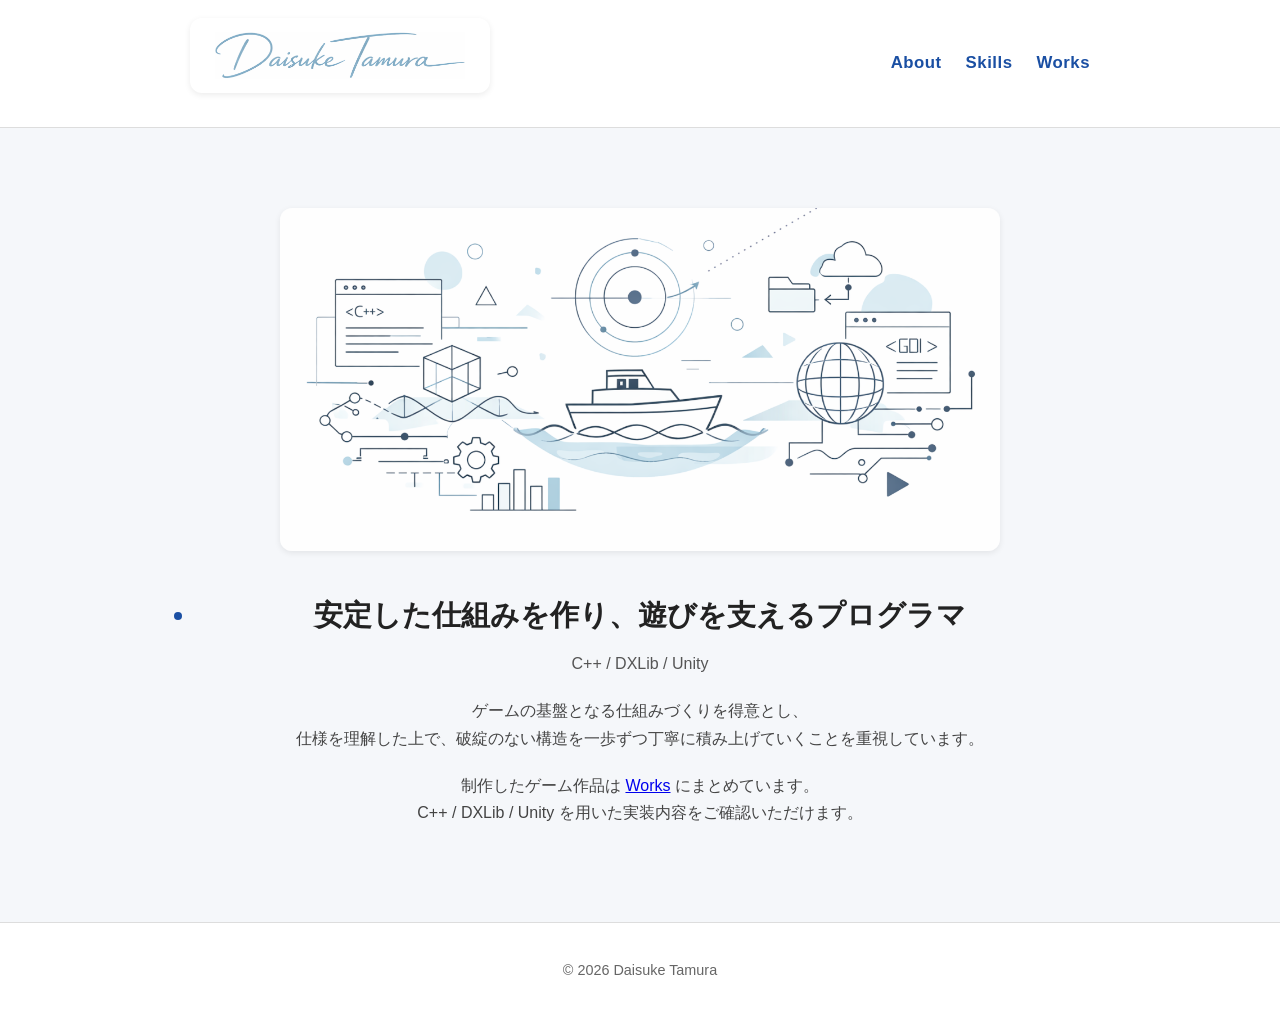
<file: index.html>
<!DOCTYPE html>
<html lang="ja">
<head>
  <meta charset="UTF-8" />
  <meta name="viewport" content="width=device-width, initial-scale=1.0" />
  <title>Daisuke Tamura | Portfolio</title>
  <link rel="stylesheet" href="style.css" />
</head>

<body>

  <header class="header">
    <div class="container header-inner">
      <h1 class="logo">
        <a href="index.html">
          <img src="./img/title_logo.png" alt="Daisuke Tamura Logo" class="logo-img">
        </a>
      </h1>

      <nav>
        <ul class="nav">
          <li><a href="about.html">About</a></li>
          <li><a href="skills.html">Skills</a></li>
          <li><a href="works.html">Works</a></li>
        </ul>
      </nav>
    </div>
  </header>

  <main class="hero">
    <div class="container">
      
      <!-- キービジュアル -->
      <div class="keyvisual-wrapper">
        <img src="./img/keyvisual.png" alt="Key Visual" class="keyvisual">
      </div>
      
      <h2 class="catch">安定した仕組みを作り、遊びを支えるプログラマ</h2>
      <p class="sub">
        C++ / DXLib / Unity  
      </p>
      <p class="intro">
        ゲームの基盤となる仕組みづくりを得意とし、<BR>
        仕様を理解した上で、破綻のない構造を一歩ずつ丁寧に積み上げていくことを重視しています。
      </p>
      <p class="intro">
        制作したゲーム作品は
        <a href="works.html">Works</a>
        にまとめています。<br>
        C++ / DXLib / Unity を用いた実装内容をご確認いただけます。
      </p>
    </div>
  </main>

  <footer class="footer">
    <div class="container footer-inner">
      <p>© 2026 Daisuke Tamura</p>
    </div>
  </footer>

</body>
</html>
</file>
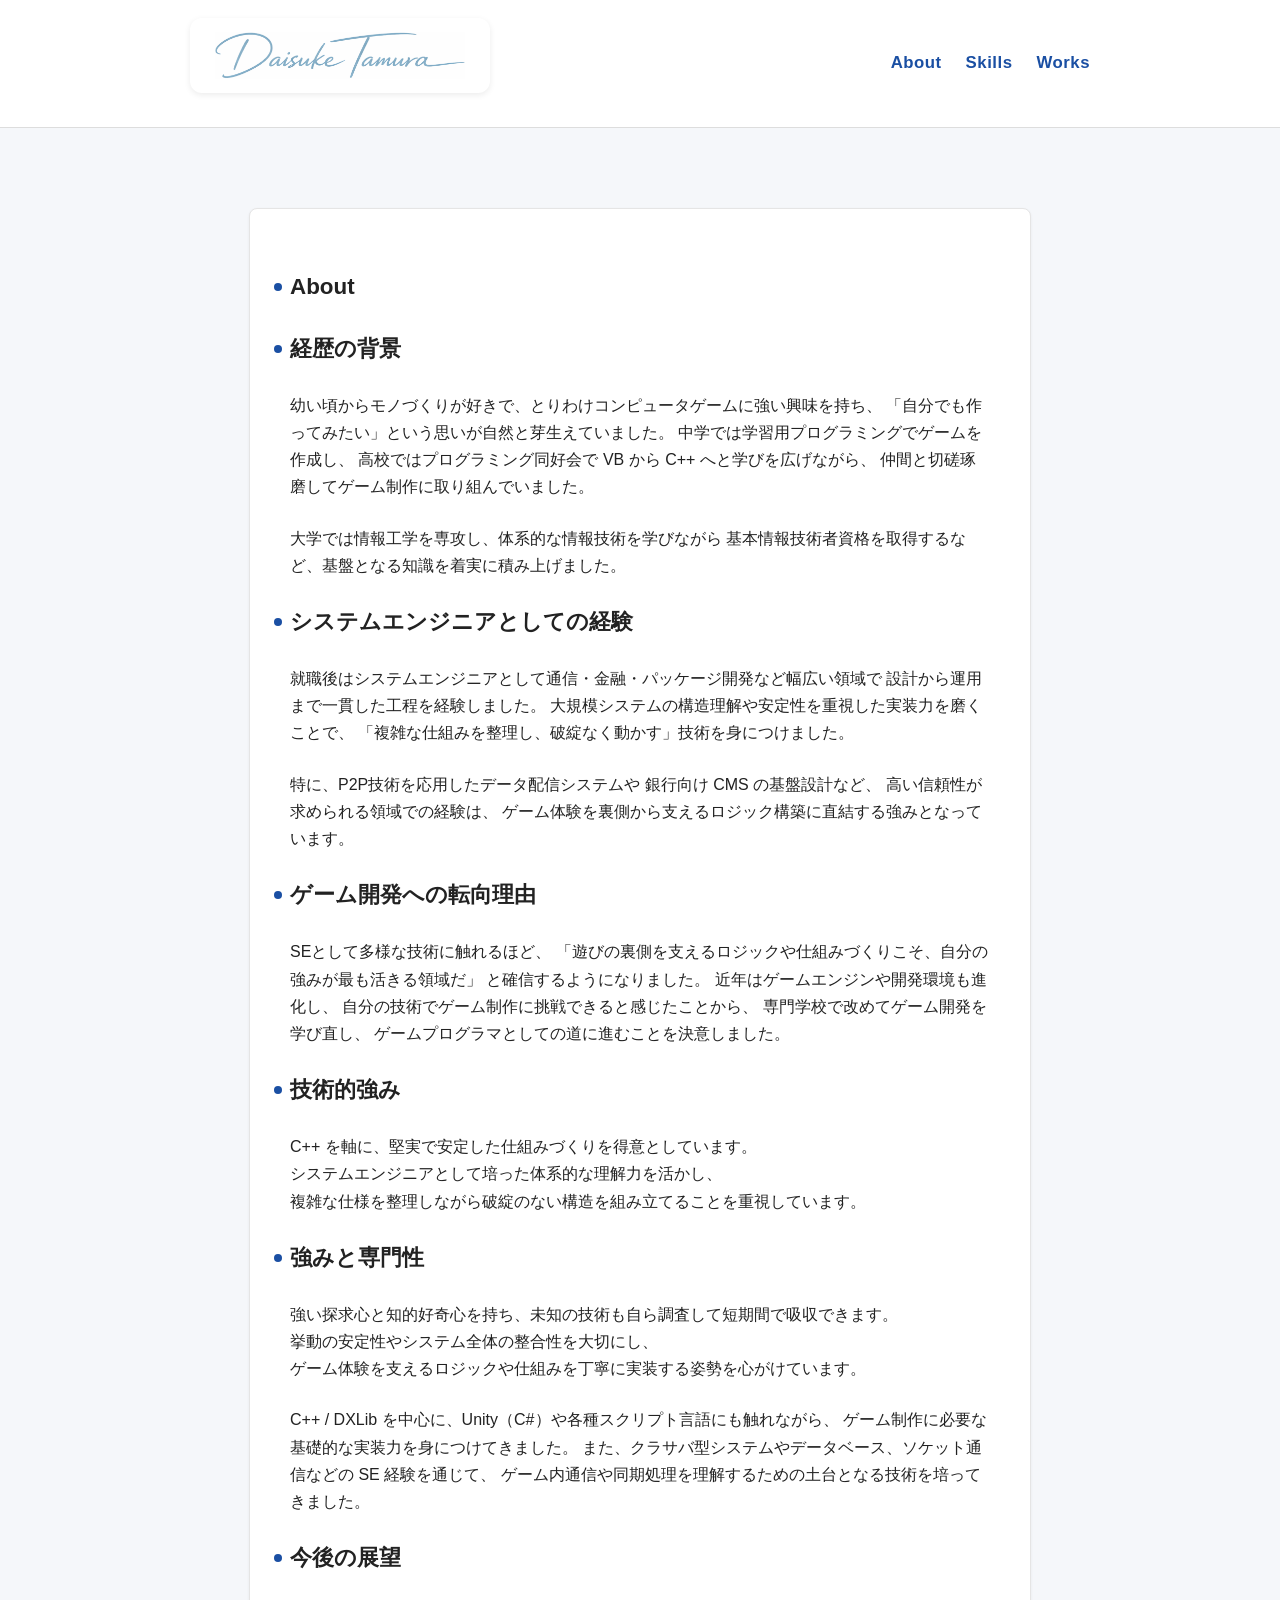
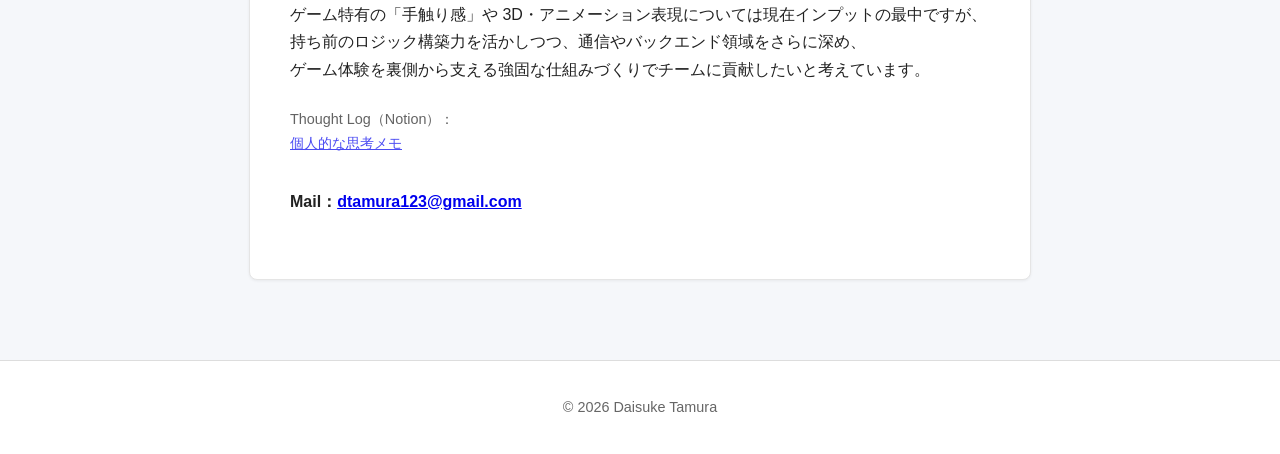
<file: about.html>
<!DOCTYPE html>
<html lang="ja">
<head>
  <meta charset="UTF-8" />
  <meta name="viewport" content="width=device-width, initial-scale=1.0" />
  <title>About | Daisuke Tamura</title>
  <link rel="stylesheet" href="style.css" />
</head>

<body>

  <header class="header">
    <div class="container header-inner">
      <h1 class="logo">
        <a href="index.html">
          <img src="./img/title_logo.png" alt="Daisuke Tamura Logo" class="logo-img">
        </a>
      </h1>

      <nav>
        <ul class="nav">
          <li><a href="about.html">About</a></li>
          <li><a href="skills.html">Skills</a></li>
          <li><a href="works.html">Works</a></li>
        </ul>
      </nav>
    </div>
  </header>

  <main class="section">
    <div class="container about">

      <h2>About</h2>

      <h2>経歴の背景</h2>
      <p>
        幼い頃からモノづくりが好きで、とりわけコンピュータゲームに強い興味を持ち、
        「自分でも作ってみたい」という思いが自然と芽生えていました。
        中学では学習用プログラミングでゲームを作成し、
        高校ではプログラミング同好会で VB から C++ へと学びを広げながら、
        仲間と切磋琢磨してゲーム制作に取り組んでいました。
      </p>

      <p>
        大学では情報工学を専攻し、体系的な情報技術を学びながら
        基本情報技術者資格を取得するなど、基盤となる知識を着実に積み上げました。
      </p>

      <h2>システムエンジニアとしての経験</h2>
      <p>
        就職後はシステムエンジニアとして通信・金融・パッケージ開発など幅広い領域で
        設計から運用まで一貫した工程を経験しました。
        大規模システムの構造理解や安定性を重視した実装力を磨くことで、
        「複雑な仕組みを整理し、破綻なく動かす」技術を身につけました。
      </p>

      <p>
        特に、P2P技術を応用したデータ配信システムや
        銀行向け CMS の基盤設計など、
        高い信頼性が求められる領域での経験は、
        ゲーム体験を裏側から支えるロジック構築に直結する強みとなっています。
      </p>

      <h2>ゲーム開発への転向理由</h2>
      <p>
        SEとして多様な技術に触れるほど、
        「遊びの裏側を支えるロジックや仕組みづくりこそ、自分の強みが最も活きる領域だ」
        と確信するようになりました。
        近年はゲームエンジンや開発環境も進化し、
        自分の技術でゲーム制作に挑戦できると感じたことから、
        専門学校で改めてゲーム開発を学び直し、
        ゲームプログラマとしての道に進むことを決意しました。
      </p>
      
      <h2>技術的強み</h2>
      <p>
        C++ を軸に、堅実で安定した仕組みづくりを得意としています。<br>
        システムエンジニアとして培った体系的な理解力を活かし、<br>
        複雑な仕様を整理しながら破綻のない構造を組み立てることを重視しています。
      </p>

      <h2>強みと専門性</h2>
      <p>
        強い探求心と知的好奇心を持ち、未知の技術も自ら調査して短期間で吸収できます。<br>
        挙動の安定性やシステム全体の整合性を大切にし、<br>
        ゲーム体験を支えるロジックや仕組みを丁寧に実装する姿勢を心がけています。
      </p>

      <p>
        C++ / DXLib を中心に、Unity（C#）や各種スクリプト言語にも触れながら、
        ゲーム制作に必要な基礎的な実装力を身につけてきました。

        また、クラサバ型システムやデータベース、ソケット通信などの SE 経験を通じて、
        ゲーム内通信や同期処理を理解するための土台となる技術を培ってきました。
      </p>

      <h2>今後の展望</h2>
      <p>
        ゲーム特有の「手触り感」や 3D・アニメーション表現については現在インプットの最中ですが、<br>
        持ち前のロジック構築力を活かしつつ、通信やバックエンド領域をさらに深め、<br>
        ゲーム体験を裏側から支える強固な仕組みづくりでチームに貢献したいと考えています。
      </p>


      
      <p class="notes-link">
        Thought Log（Notion）：<BR>
        <a href="https://polar-preface-c47.notion.site/ccafda8575724560911cc52647fad647?pvs=73" target="_blank" rel="noopener">
          個人的な思考メモ
        </a>
      </p>
      
      <p class="contact-line">
        Mail：<a href="mailto:dtamura123@gmail.com">dtamura123@gmail.com</a>
      </p>
      
    </div>
  </main>

  <footer class="footer">
    <div class="container footer-inner">
      <p>© 2026 Daisuke Tamura</p>
    </div>
  </footer>

</body>
</html>
</file>
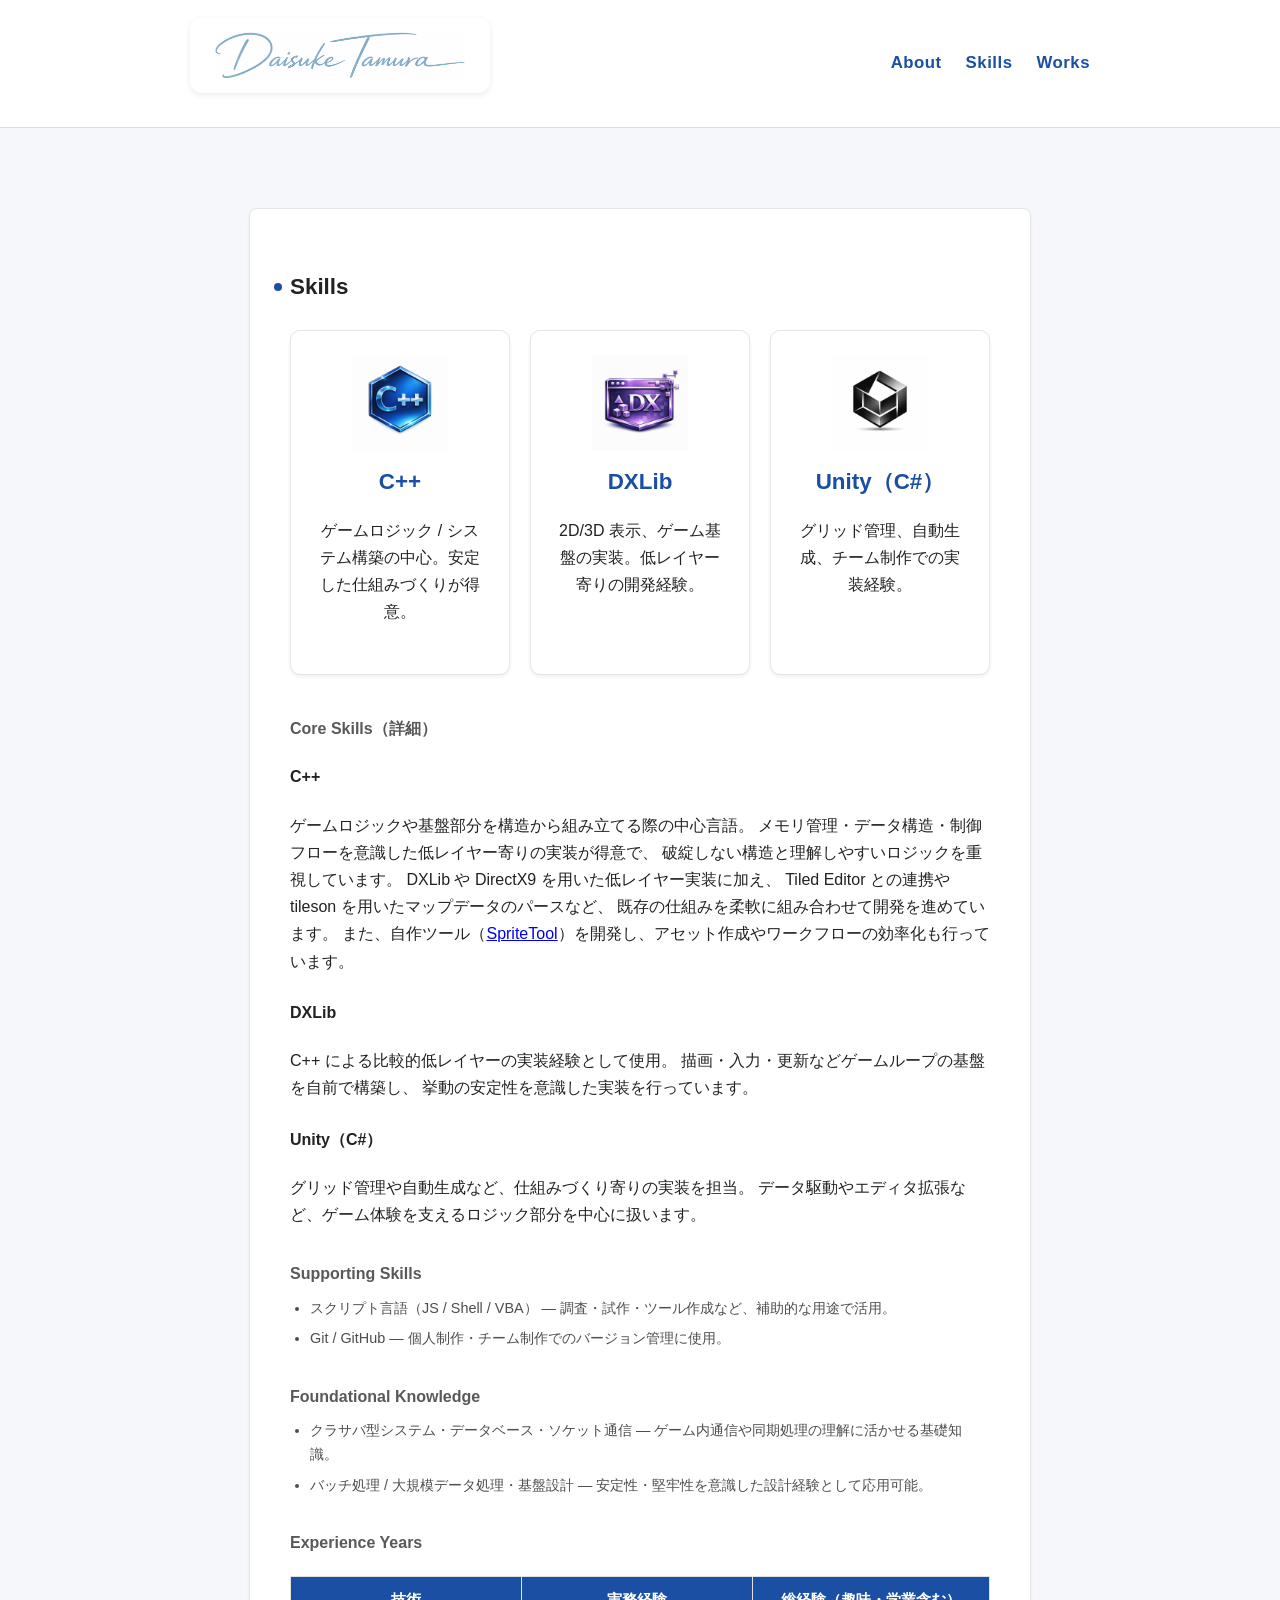
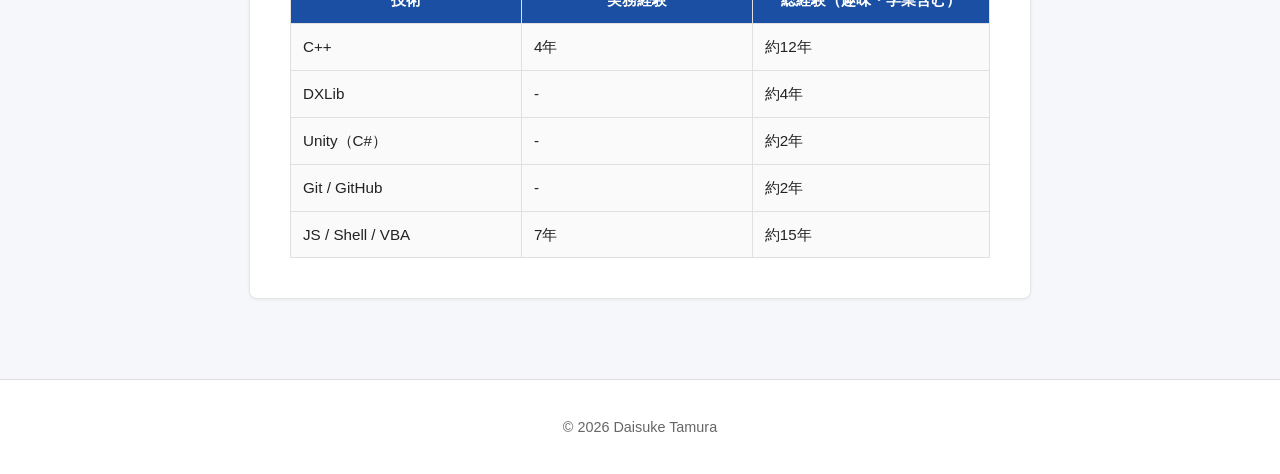
<file: skills.html>
<!DOCTYPE html>
<html lang="ja">
<head>
  <meta charset="UTF-8" />
  <meta name="viewport" content="width=device-width, initial-scale=1.0" />
  <title>Skills | Daisuke Tamura</title>
  <link rel="stylesheet" href="style.css" />
</head>

<body>

  <header class="header">
    <div class="container header-inner">
      <h1 class="logo">
        <a href="index.html">
          <img src="./img/title_logo.png" alt="Daisuke Tamura Logo" class="logo-img">
        </a>
      </h1>

      <nav>
        <ul class="nav">
          <li><a href="about.html">About</a></li>
          <li><a href="skills.html">Skills</a></li>
          <li><a href="works.html">Works</a></li>
        </ul>
      </nav>
    </div>
  </header>

  <main class="section">
    <div class="container about">

      <h2>Skills</h2>

      <!-- Core Skills（主役カード） -->
      <div class="core-grid">

        <div class="core-card">
          <img src="./img/cpp_icon.png" alt="C++ Icon" class="core-icon">
          <div class="core-title">C++</div>
          <p>ゲームロジック / システム構築の中心。安定した仕組みづくりが得意。</p>
        </div>

        <div class="core-card">
          <img src="./img/dxlib_icon.png" alt="DXLib Icon" class="core-icon">
          <div class="core-title">DXLib</div>
          <p>2D/3D 表示、ゲーム基盤の実装。低レイヤー寄りの開発経験。</p>
        </div>

        <div class="core-card">
          <img src="./img/unity_icon.png" alt="Unity Icon" class="core-icon">
          <div class="core-title">Unity（C#）</div>
          <p>グリッド管理、自動生成、チーム制作での実装経験。</p>
        </div>

      </div>

      <!-- Core Skills（詳細） -->
      <h3 class="skill-subhead">Core Skills（詳細）</h3>

      <div class="core-detail">

        <h4>C++</h4>
        <p>
          ゲームロジックや基盤部分を構造から組み立てる際の中心言語。
          メモリ管理・データ構造・制御フローを意識した低レイヤー寄りの実装が得意で、
          破綻しない構造と理解しやすいロジックを重視しています。
          DXLib や DirectX9 を用いた低レイヤー実装に加え、
          Tiled Editor との連携や tileson を用いたマップデータのパースなど、
          既存の仕組みを柔軟に組み合わせて開発を進めています。
          また、自作ツール（<a href="https://github.com/d-tamura123/SpriteTool" target="_blank">SpriteTool</a>）を開発し、アセット作成やワークフローの効率化も行っています。
        </p>

        <h4>DXLib</h4>
        <p>
          C++ による比較的低レイヤーの実装経験として使用。
          描画・入力・更新などゲームループの基盤を自前で構築し、
          挙動の安定性を意識した実装を行っています。
        </p>

        <h4>Unity（C#）</h4>
        <p>
          グリッド管理や自動生成など、仕組みづくり寄りの実装を担当。
          データ駆動やエディタ拡張など、ゲーム体験を支えるロジック部分を中心に扱います。
        </p>

      </div>

      <!-- Supporting Skills -->
      <h3 class="skill-subhead">Supporting Skills</h3>
      <ul class="skill-small">
        <li>
          スクリプト言語（JS / Shell / VBA）  
          — 調査・試作・ツール作成など、補助的な用途で活用。
        </li>
        <li>
          Git / GitHub  
          — 個人制作・チーム制作でのバージョン管理に使用。
        </li>
      </ul>

      <!-- Foundational Knowledge -->
      <h3 class="skill-subhead">Foundational Knowledge</h3>
      <ul class="skill-small">
        <li>
          クラサバ型システム・データベース・ソケット通信  
          — ゲーム内通信や同期処理の理解に活かせる基礎知識。
        </li>
        <li>
          バッチ処理 / 大規模データ処理・基盤設計  
          — 安定性・堅牢性を意識した設計経験として応用可能。
        </li>
      </ul>
      
      <!-- Experience Years -->
      <h3 class="skill-subhead">Experience Years</h3>
      <table class="exp-table">
        <tr>
          <th>技術</th>
          <th>実務経験</th>
          <th>総経験（趣味・学業含む）</th>
        </tr>
        <tr>
          <td>C++</td>
          <td>4年</td>
          <td>約12年</td>
        </tr>
        <tr>
          <td>DXLib</td>
          <td>-</td>
          <td>約4年</td>
        </tr>
        <tr>
          <td>Unity（C#）</td>
          <td>-</td>
          <td>約2年</td>
        </tr>
        <tr>
          <td>Git / GitHub</td>
          <td>-</td>
          <td>約2年</td>
        </tr>
        <tr>
          <td>JS / Shell / VBA</td>
          <td>7年</td>
          <td>約15年</td>
        </tr>
      </table>

    </div>
  </main>

  <footer class="footer">
    <div class="container footer-inner">
      <p>© 2026 Daisuke Tamura</p>
    </div>
  </footer>

</body>
</html>
</file>
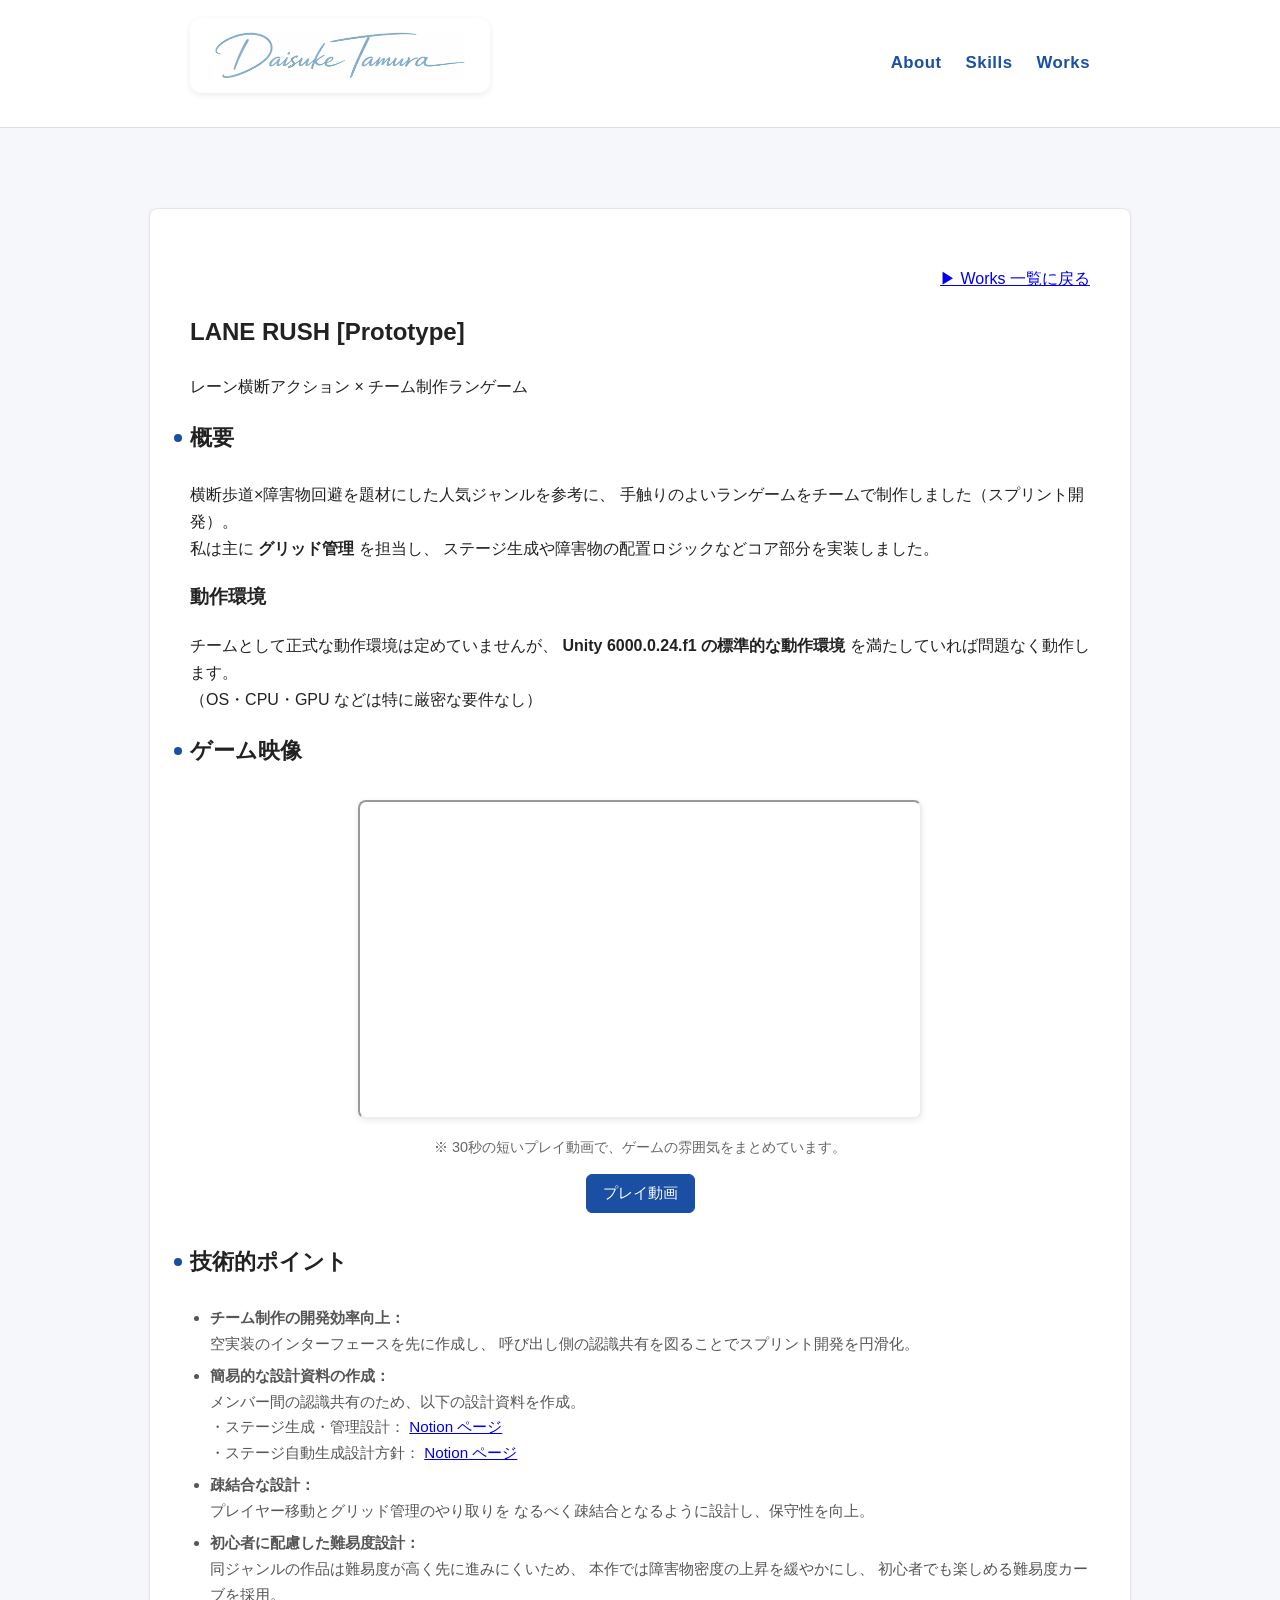
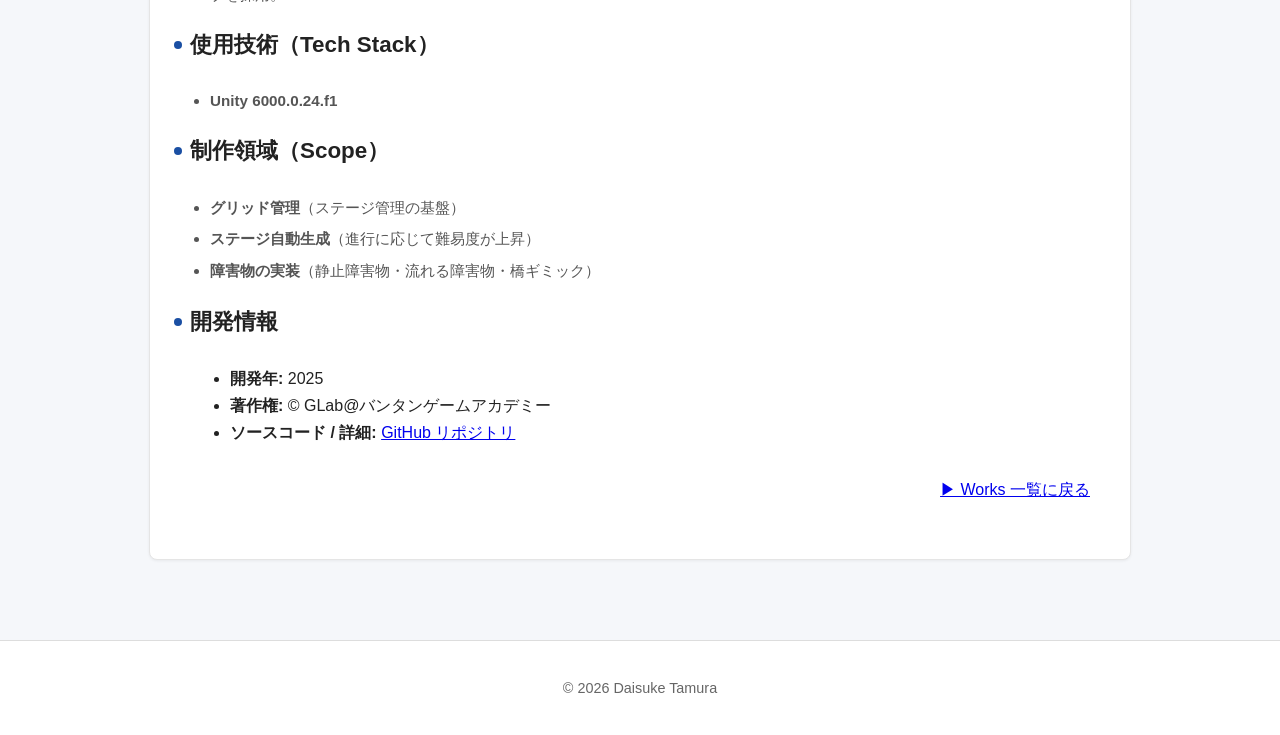
<file: works/work_LaneRunGame.html>
<!DOCTYPE html>
<html lang="ja">
<head>
  <meta charset="UTF-8">
  <title>LANE RUSH [Prototype] | Works</title>
  <meta name="viewport" content="width=device-width, initial-scale=1.0">
  <meta name="description"
        content="レーン横断アクション「LANE RUSH」の作品紹介ページです。">
  <link rel="stylesheet" href="../style.css">
</head>
<body>

  <header class="header">
    <div class="container header-inner">
      <h1 class="logo">
        <a href="../index.html">
          <img src="../img/title_logo.png" alt="Daisuke Tamura Logo" class="logo-img">
        </a>
      </h1>

      <nav>
        <ul class="nav">
          <li><a href="../about.html">About</a></li>
          <li><a href="../skills.html">Skills</a></li>
          <li><a href="../works.html">Works</a></li>
        </ul>
      </nav>
    </div>
  </header>

  <main class="section">
    <div class="container work-box">

      <p style="text-align:right; margin-bottom:20px;">
        <a href="../works.html">▶ Works 一覧に戻る</a>
      </p>

      <!-- タイトル -->
      <section class="work-header">
        <h1>LANE RUSH [Prototype]</h1>
        <p class="work-tagline">レーン横断アクション × チーム制作ランゲーム</p>
      </section>

      <!-- 概要 -->
      <section class="work-summary">
        <h2>概要</h2>
        <p>
          横断歩道×障害物回避を題材にした人気ジャンルを参考に、    
          手触りのよいランゲームをチームで制作しました（スプリント開発）。<br>
          私は主に <strong>グリッド管理</strong> を担当し、  
          ステージ生成や障害物の配置ロジックなどコア部分を実装しました。
        </p>

        <h3>動作環境</h3>
        <p>
          チームとして正式な動作環境は定めていませんが、  
          <strong>Unity 6000.0.24.f1 の標準的な動作環境</strong> を満たしていれば問題なく動作します。<br>
          （OS・CPU・GPU などは特に厳密な要件なし）
        </p>
      </section>

      <!-- ゲーム映像 -->
      <section class="work-videos">
        <h2>ゲーム映像</h2>

        <div class="video-slider">

          <!-- ▼ 動画（デフォルト表示） -->
          <div class="media-container active" data-type="video">
            <iframe src="https://www.youtube.com/embed/jixwwQiHSDc"
              title="LANE RUSH - Gameplay"
              allowfullscreen></iframe>
          </div>

          <!-- ▼ 説明文（動画だけなので1つだけ） -->
          <div class="media-desc">
            <p class="desc-item active" data-index="0">
              ※ 30秒の短いプレイ動画で、ゲームの雰囲気をまとめています。
            </p>
          </div>

          <!-- ▼ タブ（動画だけなので1つだけ） -->
          <div class="video-tabs">
            <button class="tab-button active" data-index="0">プレイ動画</button>
          </div>

        </div>
      </section>


      <!-- 技術的ポイント（詳細のみ） -->
      <section class="work-tech">
        <h2>技術的ポイント</h2>
        <ul>
          <li>
            <strong>チーム制作の開発効率向上：</strong><br>
            空実装のインターフェースを先に作成し、  
            呼び出し側の認識共有を図ることでスプリント開発を円滑化。
          </li>

          <li>
            <strong>簡易的な設計資料の作成：</strong><br>
            メンバー間の認識共有のため、以下の設計資料を作成。<br>
            ・ステージ生成・管理設計：  
            <a href="https://app.notion.com/p/28aa0c4391ad80c4a44cd22f0282522c" target="_blank" rel="noopener">
              Notion ページ
            </a><br>
            ・ステージ自動生成設計方針：  
            <a href="https://app.notion.com/p/28ba0c4391ad8089907acb08c54f1fd3" target="_blank" rel="noopener">
              Notion ページ
            </a>
          </li>

          <li>
            <strong>疎結合な設計：</strong><br>
            プレイヤー移動とグリッド管理のやり取りを  
            なるべく疎結合となるように設計し、保守性を向上。
          </li>

          <li>
            <strong>初心者に配慮した難易度設計：</strong><br>
            同ジャンルの作品は難易度が高く先に進みにくいため、  
            本作では障害物密度の上昇を緩やかにし、  
            初心者でも楽しめる難易度カーブを採用。
          </li>
        </ul>
      </section>

      <!-- 使用技術（Tech Stack） -->
      <section class="work-tech">
        <h2>使用技術（Tech Stack）</h2>
        <ul>
          <li><strong>Unity 6000.0.24.f1</strong></li>
        </ul>
      </section>

      <!-- 制作領域（Scope） -->
      <section class="work-tech">
        <h2>制作領域（Scope）</h2>
        <ul>
          <li><strong>グリッド管理</strong>（ステージ管理の基盤）</li>
          <li><strong>ステージ自動生成</strong>（進行に応じて難易度が上昇）</li>
          <li><strong>障害物の実装</strong>（静止障害物・流れる障害物・橋ギミック）</li>
        </ul>
      </section>

      <!-- 開発情報 -->
      <section class="work-meta">
        <h2>開発情報</h2>
        <ul>
          <li><strong>開発年:</strong> 2025</li>
          <li><strong>著作権:</strong> © GLab@バンタンゲームアカデミー</li>
          <li>
            <strong>ソースコード / 詳細:</strong>
            <a href="https://github.com/VGA-GLAB/2025_CrossyRoad" target="_blank" rel="noopener">
              GitHub リポジトリ
            </a>
          </li>
        </ul>
      </section>

      <p style="text-align:right; margin-top:30px;">
        <a href="../works.html">▶ Works 一覧に戻る</a>
      </p>

    </div>
  </main>
  
  <footer class="footer">
    <div class="container footer-inner">
      <p>© 2026 Daisuke Tamura</p>
    </div>
  </footer>

</body>
</html>
</file>
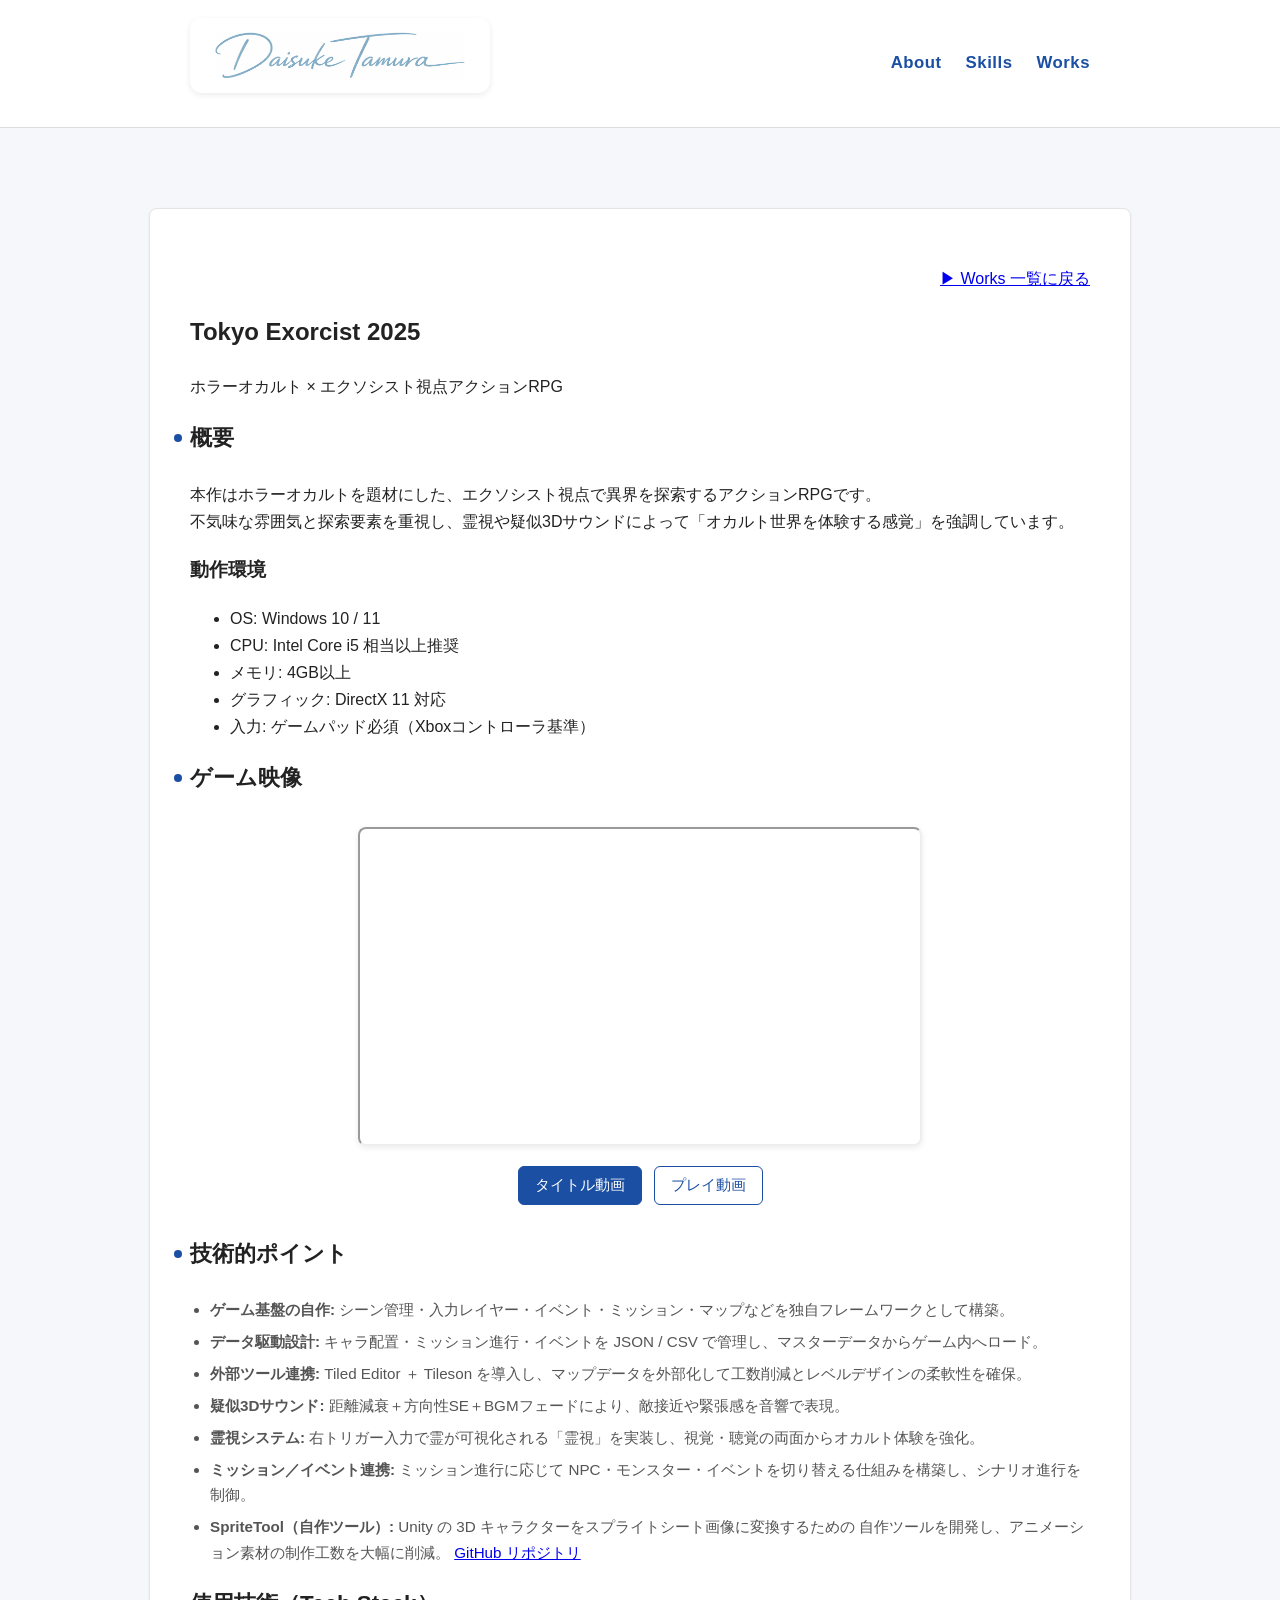
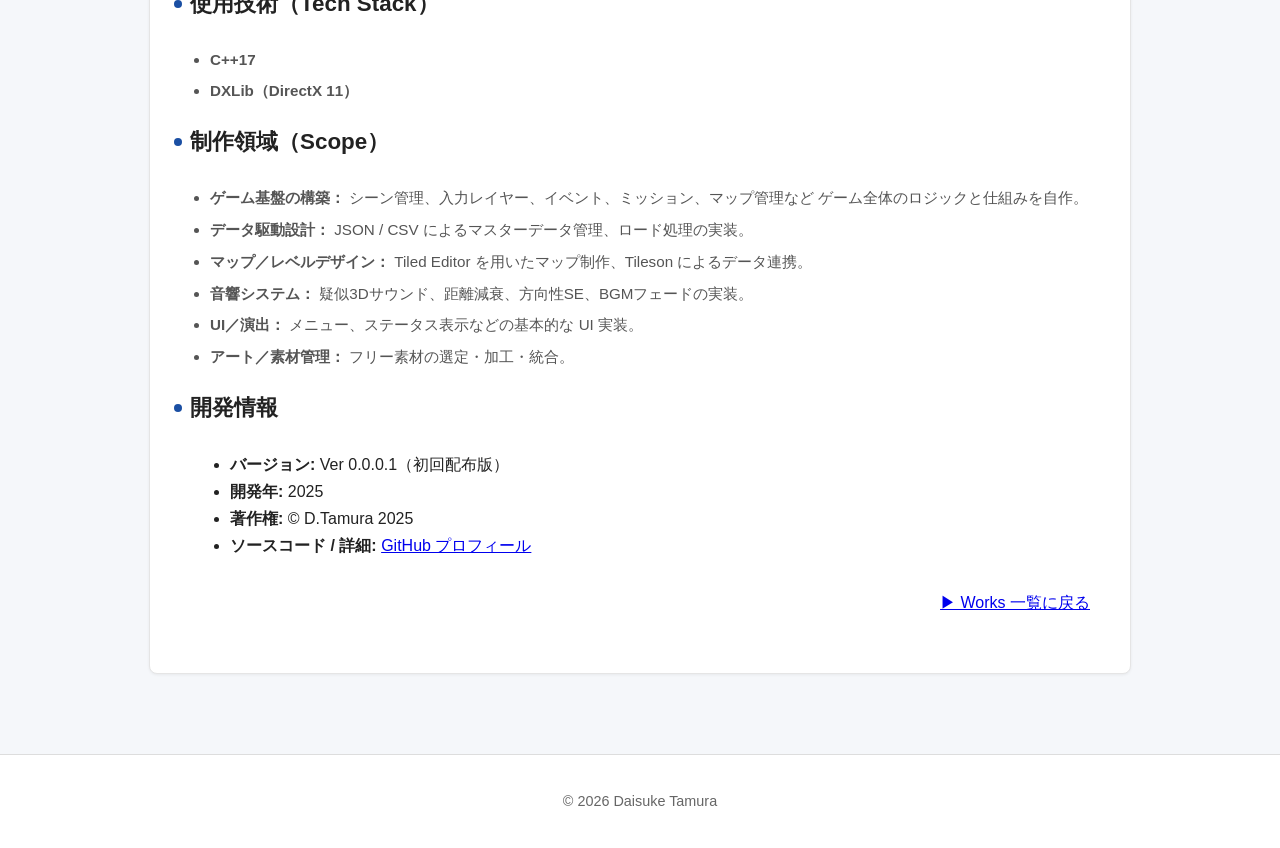
<file: works/work_TokyoExorcist2025.html>
<!DOCTYPE html>
<html lang="ja">
<head>
  <meta charset="UTF-8">
  <title>Tokyo Exorcist 2025 | Works</title>
  <meta name="viewport" content="width=device-width, initial-scale=1.0">
  <meta name="description"
        content="ホラーオカルトを題材にした、エクソシスト視点で異界を探索するアクションRPG『Tokyo Exorcist 2025』の作品紹介ページです。">
  <link rel="stylesheet" href="../style.css">
</head>
<body>

  <header class="header">
    <div class="container header-inner">
      <h1 class="logo">
        <a href="../index.html">
          <img src="../img/title_logo.png" alt="Daisuke Tamura Logo" class="logo-img">
        </a>
      </h1>

      <nav>
        <ul class="nav">
          <li><a href="../about.html">About</a></li>
          <li><a href="../skills.html">Skills</a></li>
          <li><a href="../works.html">Works</a></li>
        </ul>
      </nav>
    </div>
  </header>

  <main class="section">
    <div class="container work-box">

      <p style="text-align:right; margin-bottom:20px;">
        <a href="../works.html">▶ Works 一覧に戻る</a>
      </p>
    
      <section class="work-header">
        <h1>Tokyo Exorcist 2025</h1>
        <p class="work-tagline">ホラーオカルト × エクソシスト視点アクションRPG</p>
      </section>

      <section class="work-summary">
        <h2>概要</h2>
        <p>
          本作はホラーオカルトを題材にした、エクソシスト視点で異界を探索するアクションRPGです。<br>
          不気味な雰囲気と探索要素を重視し、霊視や疑似3Dサウンドによって「オカルト世界を体験する感覚」を強調しています。
        </p>

        <h3>動作環境</h3>
        <ul>
          <li>OS: Windows 10 / 11</li>
          <li>CPU: Intel Core i5 相当以上推奨</li>
          <li>メモリ: 4GB以上</li>
          <li>グラフィック: DirectX 11 対応</li>
          <li>入力: ゲームパッド必須（Xboxコントローラ基準）</li>
        </ul>
      </section>

      <section class="work-videos">
        <h2>ゲーム映像</h2>

      <div class="video-slider">
        <div class="video-container active">
          <iframe src="https://www.youtube.com/embed/hV_Ot0c4xdM"
            title="Tokyo Exorcist 2025 - Title" allowfullscreen></iframe>
        </div>

        <div class="video-container">
          <iframe src="https://www.youtube.com/embed/Wu_5tKdCXCU"
            title="Tokyo Exorcist 2025 - Gameplay" allowfullscreen></iframe>
        </div>

        <!-- Steam風：中央下部に配置するタブ -->
        <div class="video-tabs">
          <button class="tab-button active" data-index="0">タイトル動画</button>
          <button class="tab-button" data-index="1">プレイ動画</button>
        </div>
      </div>

      </section>

      <section class="work-tech">
        <h2>技術的ポイント</h2>
        <ul>
          <li>
            <strong>ゲーム基盤の自作:</strong>
            シーン管理・入力レイヤー・イベント・ミッション・マップなどを独自フレームワークとして構築。
          </li>
          <li>
            <strong>データ駆動設計:</strong>
            キャラ配置・ミッション進行・イベントを JSON / CSV で管理し、マスターデータからゲーム内へロード。
          </li>
          <li>
            <strong>外部ツール連携:</strong>
            Tiled Editor ＋ Tileson を導入し、マップデータを外部化して工数削減とレベルデザインの柔軟性を確保。
          </li>
          <li>
            <strong>疑似3Dサウンド:</strong>
            距離減衰＋方向性SE＋BGMフェードにより、敵接近や緊張感を音響で表現。
          </li>
          <li>
            <strong>霊視システム:</strong>
            右トリガー入力で霊が可視化される「霊視」を実装し、視覚・聴覚の両面からオカルト体験を強化。
          </li>
          <li>
            <strong>ミッション／イベント連携:</strong>
            ミッション進行に応じて NPC・モンスター・イベントを切り替える仕組みを構築し、シナリオ進行を制御。
          </li>
          <li>
            <strong>SpriteTool（自作ツール）:</strong>
            Unity の 3D キャラクターをスプライトシート画像に変換するための  
            自作ツールを開発し、アニメーション素材の制作工数を大幅に削減。  
            <a href="https://github.com/d-tamura123/SpriteTool" target="_blank" rel="noopener">
              GitHub リポジトリ
            </a>
          </li>
        </ul>
      </section>

      <section class="work-tech">
        <h2>使用技術（Tech Stack）</h2>
        <ul>
          <li><strong>C++17</strong></li>
          <li><strong>DXLib（DirectX 11）</strong></li>
        </ul>
      </section>

      <section class="work-tech">
        <h2>制作領域（Scope）</h2>
        <ul>
          <li>
            <strong>ゲーム基盤の構築：</strong>
            シーン管理、入力レイヤー、イベント、ミッション、マップ管理など  
            ゲーム全体のロジックと仕組みを自作。
          </li>
          <li>
            <strong>データ駆動設計：</strong>
            JSON / CSV によるマスターデータ管理、ロード処理の実装。
          </li>
          <li>
            <strong>マップ／レベルデザイン：</strong>
            Tiled Editor を用いたマップ制作、Tileson によるデータ連携。
          </li>
          <li>
            <strong>音響システム：</strong>
            疑似3Dサウンド、距離減衰、方向性SE、BGMフェードの実装。
          </li>
          <li>
            <strong>UI／演出：</strong>
            メニュー、ステータス表示などの基本的な UI 実装。
          </li>
          <li>
            <strong>アート／素材管理：</strong>
            フリー素材の選定・加工・統合。
          </li>
        </ul>
      </section>

      <section class="work-meta">
        <h2>開発情報</h2>
        <ul>
          <li><strong>バージョン:</strong> Ver 0.0.0.1（初回配布版）</li>
          <li><strong>開発年:</strong> 2025</li>
          <li><strong>著作権:</strong> © D.Tamura 2025</li>
          <li><strong>ソースコード / 詳細:</strong> <a href="https://github.com/d-tamura123/tokyo_exorcist_2025" target="_blank" rel="noopener">GitHub プロフィール</a></li>
        </ul>
      </section>
      
      <p style="text-align:right; margin-top:30px;">
        <a href="../works.html">▶ Works 一覧に戻る</a>
      </p>

    </div>
  </main>
  
  <footer class="footer">
    <div class="container footer-inner">
      <p>© 2026 Daisuke Tamura</p>
    </div>
  </footer>
  
  <!-- DOM 動画切り替えの青ぽち -->
  <script src="../js/videoSlider.js"></script>
</body>
</html>
</file>
<file: style.css>
body {
  margin: 0;
  font-family: "Inter", "Noto Sans JP", sans-serif;
  color: #222;
  background: #f5f7fa; /* ほんのりグレーで“紙感”を減らす */
  line-height: 1.7;
}

.container {
  width: 90%;
  max-width: 900px;
  margin: 0 auto;
}

/* ============================================================================== */

/* ヘッダ(共通リンクメニュー) */
.header {
  background: #ffffff;
  border-bottom: 1px solid #ddd;
  padding: 12px 0;
}

.header-inner {
  display: flex;
  justify-content: space-between;
  align-items: center;
}

.logo {
  margin: 0;
}

/* ロゴタイトル */
.logo {
  margin: 0;
}

.logo a {
  display: inline-block;
  padding: 6px 0;                 /* 上下に余白を入れて呼吸させる */
}

.logo-img {
  width: 260px;                   /* 1024×200 → アスペクト比維持で縮小 */
  height: auto;                   /* アスペクト比維持 */
  display: block;
  
  padding: 12px 20px;             /* ← 画像の周囲に余白 */
  border-radius: 12px;            /* モダンで柔らかい印象 */
  box-shadow: 0 2px 6px rgba(0,0,0,0.08); /* 白背景でも浮かない */
}


.nav {
  list-style: none;
  display: flex;
  gap: 24px;
  padding: 0;
  margin: 0;
}

.nav a {
  text-decoration: none;
  color: #1a4fa3;
  font-size: 1.05rem;      /* ここを少し大きめに */
  font-weight: 600;        /* 太字寄りで存在感アップ */
  letter-spacing: 0.03em;  /* ほんの少し字間を広げる */
}

.nav a:hover {
  text-decoration: underline;
}

/* ============================================================================== */

/* Top 用 */

.hero {
  padding: 80px 0;
  text-align: center;
}

.catch {
  margin: 0;
  font-size: 1.8rem;
}

.sub {
  margin-top: 10px;
  color: #555;
}

.intro {
  margin-top: 20px;
  color: #444;
}

/* 共通セクション */

.section {
  padding: 80px 0;
}

/* About ボックス */

.about {
  max-width: 700px;
  background: #ffffff;
  padding: 40px;
  border-radius: 8px;
  border: 1px solid #e5e5e5;
  box-shadow: 0 1px 3px rgba(0, 0, 0, 0.06); /* 控えめな影で“今っぽさ” */
}

/* 見出し（昔の企業感を減らして、点でアクセント） */

h2 {
  position: relative;
  padding-left: 0;
  margin-bottom: 24px;
  font-size: 1.4rem;
}

h2::before {
  content: "";
  position: absolute;
  left: -16px;
  top: 50%;
  transform: translateY(-50%);
  width: 8px;
  height: 8px;
  background: #1a4fa3;
  border-radius: 50%;
}

.about p {
  margin-bottom: 24px;
}

.contact-line {
  margin-top: 32px;
  font-weight: bold;
}

/* フッター */

.footer {
  padding: 20px 0;
  text-align: center;
  font-size: 0.9rem;
  color: #666;
  border-top: 1px solid #ddd;
  background: #ffffff;
}

.notes-link {
  opacity: 0.7;
  font-size: 0.9rem;
}

.skill-head {
  margin-top: 40px;
  margin-bottom: 8px;
  font-size: 1.05rem;
  font-weight: 600;
  color: #333;
  opacity: 0.85; /* Core より弱くする */
}

.skill-list li {
  margin-bottom: 6px;
  opacity: 0.9; /* Core より控えめ */
}

/* Core Skills をカード風に */
.core-grid {
  display: flex;
  gap: 20px;
  margin-bottom: 40px;
}

.core-card {
  flex: 1;
  background: #ffffff;
  border: 1px solid #e5e5e5;
  border-radius: 10px;
  padding: 24px;
  text-align: center;
  box-shadow: 0 2px 4px rgba(0,0,0,0.06);
}

.core-title {
  font-size: 1.4rem;
  font-weight: 700;
  color: #1a4fa3;
  margin-bottom: 12px;
}

/* Supporting / Foundational を控えめに */
.skill-subhead {
  margin-top: 32px;
  margin-bottom: 8px;
  font-size: 1rem;
  font-weight: 600;
  opacity: 0.75;
}

.skill-small {
  margin: 0 0 24px 0;
  padding-left: 20px;
}

.skill-small li {
  font-size: 0.9rem;
  opacity: 0.8;
  margin-bottom: 6px;
}

.keyvisual-wrapper {
  margin-bottom: 40px;
}

.keyvisual {
  width: 100%;
  max-width: 720px;
  border-radius: 12px;
  box-shadow: 0 2px 6px rgba(0,0,0,0.08);
  display: block;
  margin: 0 auto;
}

.core-icon {
  width: 96px;        /* 256px → 96px に縮小 */
  height: 96px;
  object-fit: contain;
  margin-bottom: 12px;
  display: block;
  margin-left: auto;
  margin-right: auto;
  opacity: 0.95;
}

/* ================================
   Works ページ専用スタイル
   ================================ */

/* Works Grid */
.works-grid {
  display: grid;
  grid-template-columns: 1fr;
  gap: 32px;
  margin-top: 40px;
}

/* 各作品カード */
.work-card {
  background: #ffffff;
  border: 1px solid #e5e5e5;
  border-radius: 10px;
  padding: 24px;
  box-shadow: 0 2px 4px rgba(0,0,0,0.06);
}

.work-box {
  background: #ffffff;
  padding: 40px;
  border-radius: 8px;
  border: 1px solid #e5e5e5;
  box-shadow: 0 1px 3px rgba(0, 0, 0, 0.06);
}

.work-title {
  font-size: 1.5rem;
  font-weight: 700;
  color: #1a4fa3;
  margin-bottom: 16px;
  padding-bottom: 6px;
  background: linear-gradient(to bottom, transparent 60%, #e8f0ff 60%);
}

/* 作品情報テーブル */
.work-info-table {
  width: 100%;
  border-collapse: collapse;
  margin-top: 20px;
  font-size: 0.95rem;
  table-layout: fixed;
}

.work-info-table th,
.work-info-table td {
  padding: 10px 12px;
  border: 1px solid #e0e0e0;
  background: #fafafa;
  word-break: keep-all; /* ← 単語途中で改行しない */
}

/* 列幅の比 */
.work-info-table th:nth-child(1),
.work-info-table td:nth-child(1) {
  width: 38%;
}

.work-info-table th:nth-child(2),
.work-info-table td:nth-child(2) {
  width: 62%;
}

/* 作品情報テーブル(デザイン) */
.work-info-table th {
  background: #1a4fa3;
  color: #fff;
  font-weight: 600;
}
.work-info-table th {
  background: #0f7b7b;
  color: #fff;
  font-weight: 600;
}


/* 動画埋め込み */
.work-video {
  margin: 20px 0;
  text-align: center;
}

.work-video iframe {
  width: 100%;
  max-width: 560px;
  border-radius: 8px;
  box-shadow: 0 2px 6px rgba(0,0,0,0.08);
}

/* 作品詳細へのリンク(主動線なので少しインパクトあるように) */
.work-detail-wrapper {
  margin-top: 20px;
}

.work-detail-link {
  display: inline-block;
  font-weight: 600;
  color: #1a4fa3;
  text-decoration: underline;
  font-size: 1rem;
  padding: 4px 0;
  letter-spacing: 0.3px;
  transition: color 0.2s, transform 0.2s;
}

.work-detail-link:hover {
  color: #0d3c82;
  transform: translateX(4px);
  font-weight: 700;
}

/* 注釈用の控えめフォント */
.work-note {
  font-size: 0.9em;
  color: #666;
  margin-left: 1.5rem;
  margin-top: 0.3rem;
  line-height: 1.4;
}

/* ============================================================================== */

/* GitHub / Drive リンクブロック */
.work-links {
  margin-top: 20px;
  display: flex;
  flex-direction: column; /* 縦並び（スマホでも見やすい） */
  gap: 10px;
}

/* 各リンク項目 */
.work-link-item {
  display: flex;
  align-items: center;
  gap: 8px;
  font-weight: 600;
  color: #1a4fa3;              /* メニューと統一 */
  text-decoration: underline;  /* サイト思想：リンクは下線 */
  font-size: 1rem;
  transition: color 0.2s, transform 0.2s;
}

/* ホバー時：主動線として強調 */
.work-link-item:hover {
  color: #0d3c82;              /* 濃い青で強調 */
  transform: translateX(4px);  /* モダンUIの“進む感” */
}

/* アイコン（アスペクト比維持） */
.work-link-icon {
  width: 26px;                 /* 適度なサイズ */
  height: auto;                /* アスペクト比維持 */
  display: block;
}

/* ============================================================================== */

/* 技術要素などの小見出し */
.work-tech h4 {
  margin-top: 24px;
  margin-bottom: 8px;
  font-size: 1.05rem;
  font-weight: 600;
  color: #333;
}

.work-tech ul {
  margin: 0 0 16px 0;
  padding-left: 20px;
}

.work-tech li {
  margin-bottom: 6px;
  font-size: 0.95rem;
  color: #555;
}

/* Works ページのイントロ */
.works-intro {
  margin-bottom: 32px;
  color: #444;
  line-height: 1.6;
}

/* 動画スライダー */
.video-slider {
  text-align: center;
  margin: 30px 0;
}

.video-container {
  display: none;
}

.video-container.active {
  display: block;
}

.video-container iframe {
  width: 100%;
  max-width: 560px;
  height: 315px;
  border-radius: 8px;
  box-shadow: 0 2px 6px rgba(0,0,0,0.08);
}

/* スクショ/動画 切り替え（.media-container） */
.media-container {
  display: none;
}

.media-container.active {
  display: block;
}

.media-container iframe {
  width: 100%;
  max-width: 560px;
  height: 315px;
  border-radius: 8px;
  box-shadow: 0 2px 6px rgba(0,0,0,0.08);
}

.media-image {
  width: 100%;
  max-width: 560px;
  height: auto;
  border-radius: 8px;
  box-shadow: 0 2px 6px rgba(0,0,0,0.08);
}

/* クリックで等倍表示できる画像 */
.lightbox-trigger {
  cursor: zoom-in;
}

/* ライトボックス（画像の等倍表示） */
.lightbox-overlay {
  display: none;
  position: fixed;
  top: 0;
  left: 0;
  width: 100%;
  height: 100%;
  background: rgba(0, 0, 0, 0.85);
  z-index: 1000;
  justify-content: center;
  align-items: center;
  padding: 20px;
  box-sizing: border-box;
  cursor: zoom-out;
}

.lightbox-overlay.active {
  display: flex;
}

.lightbox-image {
  max-width: 100%;
  max-height: 100%;
  border-radius: 4px;
  box-shadow: 0 4px 20px rgba(0,0,0,0.5);
  cursor: default;
}

.lightbox-close {
  position: fixed;
  top: 20px;
  right: 30px;
  color: #fff;
  font-size: 2.2rem;
  line-height: 1;
  cursor: pointer;
  user-select: none;
}

/* 下のポッチ */
.video-dots {
  margin-top: 12px;
}

.dot {
  display: inline-block;
  width: 12px;
  height: 12px;
  margin: 0 6px;
  background: #ccc;
  border-radius: 50%;
  cursor: pointer;
  transition: background 0.2s;
}

.dot.active {
  background: #1a4fa3;
}


/* タブ式動画切り替え */
.video-tabs {
  display: flex;
  justify-content: center;   /* 中央寄せ */
  gap: 12px;
  margin-top: 12px;
}

.tab-button {
  padding: 8px 16px;
  border: 1px solid #1a4fa3;
  background: #fff;
  color: #1a4fa3;
  border-radius: 6px;
  cursor: pointer;
  font-size: 0.95rem;
  transition: background 0.2s, color 0.2s;
}

.tab-button.active {
  background: #1a4fa3;
  color: #fff;
}
/* ================================
   Skills: Experience Years Table
   ================================ */

.exp-table {
  width: 100%;
  border-collapse: collapse;
  margin-top: 20px;
  font-size: 0.95rem;
  table-layout: fixed;
}

.exp-table th,
.exp-table td {
  padding: 10px 12px;
  border: 1px solid #e0e0e0;
  background: #fafafa;
  word-break: keep-all;
}

.exp-table th {
  background: #1a4fa3;
  color: #fff;
  font-weight: 600;
}

/* 列幅（3列用に最適化） */
.exp-table th:nth-child(1),
.exp-table td:nth-child(1) {
  width: 33%;
}

.exp-table th:nth-child(2),
.exp-table td:nth-child(2) {
  width: 33%;
}

.exp-table th:nth-child(3),
.exp-table td:nth-child(3) {
  width: 34%;
}


/* ============================================================================== */

/* ================================
   固定サイドナビ（横幅が広いときだけ表示）
   ================================ */

.side-nav {
  position: fixed;
  top: 120px;              /* ヘッダーの下あたり */
  left: 20px;              /* 左側に固定 */
  width: 200px;
  background: #ffffff;
  border: 1px solid #e5e5e5;
  border-radius: 8px;
  padding: 16px;
  box-shadow: 0 2px 6px rgba(0,0,0,0.08);
  display: none;           /* デフォルトは非表示 */
}

.side-nav ul {
  list-style: none;
  padding: 0;
  margin: 0;
}

.side-nav li {
  margin-bottom: 12px;
}

.side-nav a {
  text-decoration: none;
  color: #1a4fa3;
  font-size: 0.95rem;
  font-weight: 600;
}

.side-nav a:hover {
  text-decoration: underline;
}

.media-desc .desc-item {
  display: none;
  font-size: 0.9em;
  color: #666;
  margin-top: 0.5rem;
}

.media-desc .desc-item.active {
  display: block;
}

/* 横幅が十分広いときだけ表示 */
@media (min-width: 1200px) {
  .side-nav {
    display: block;
  }
}
</file>
